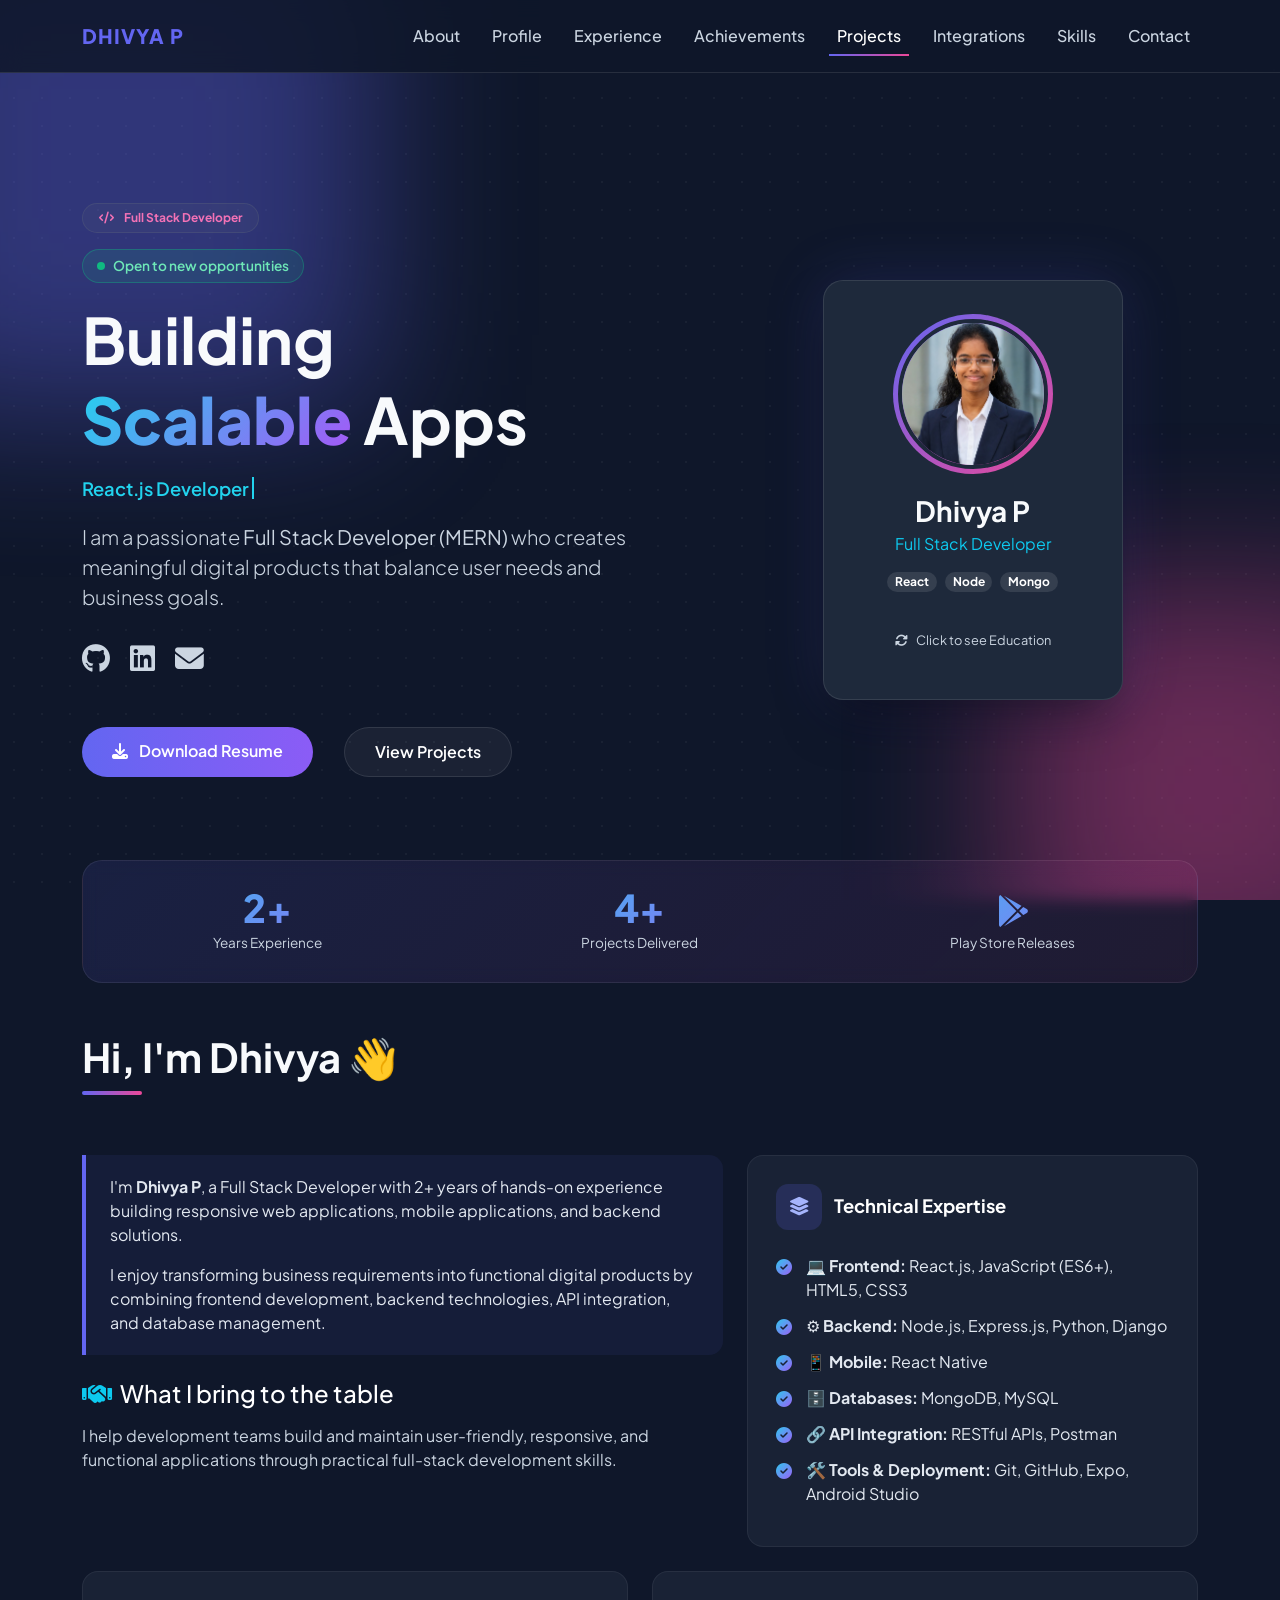
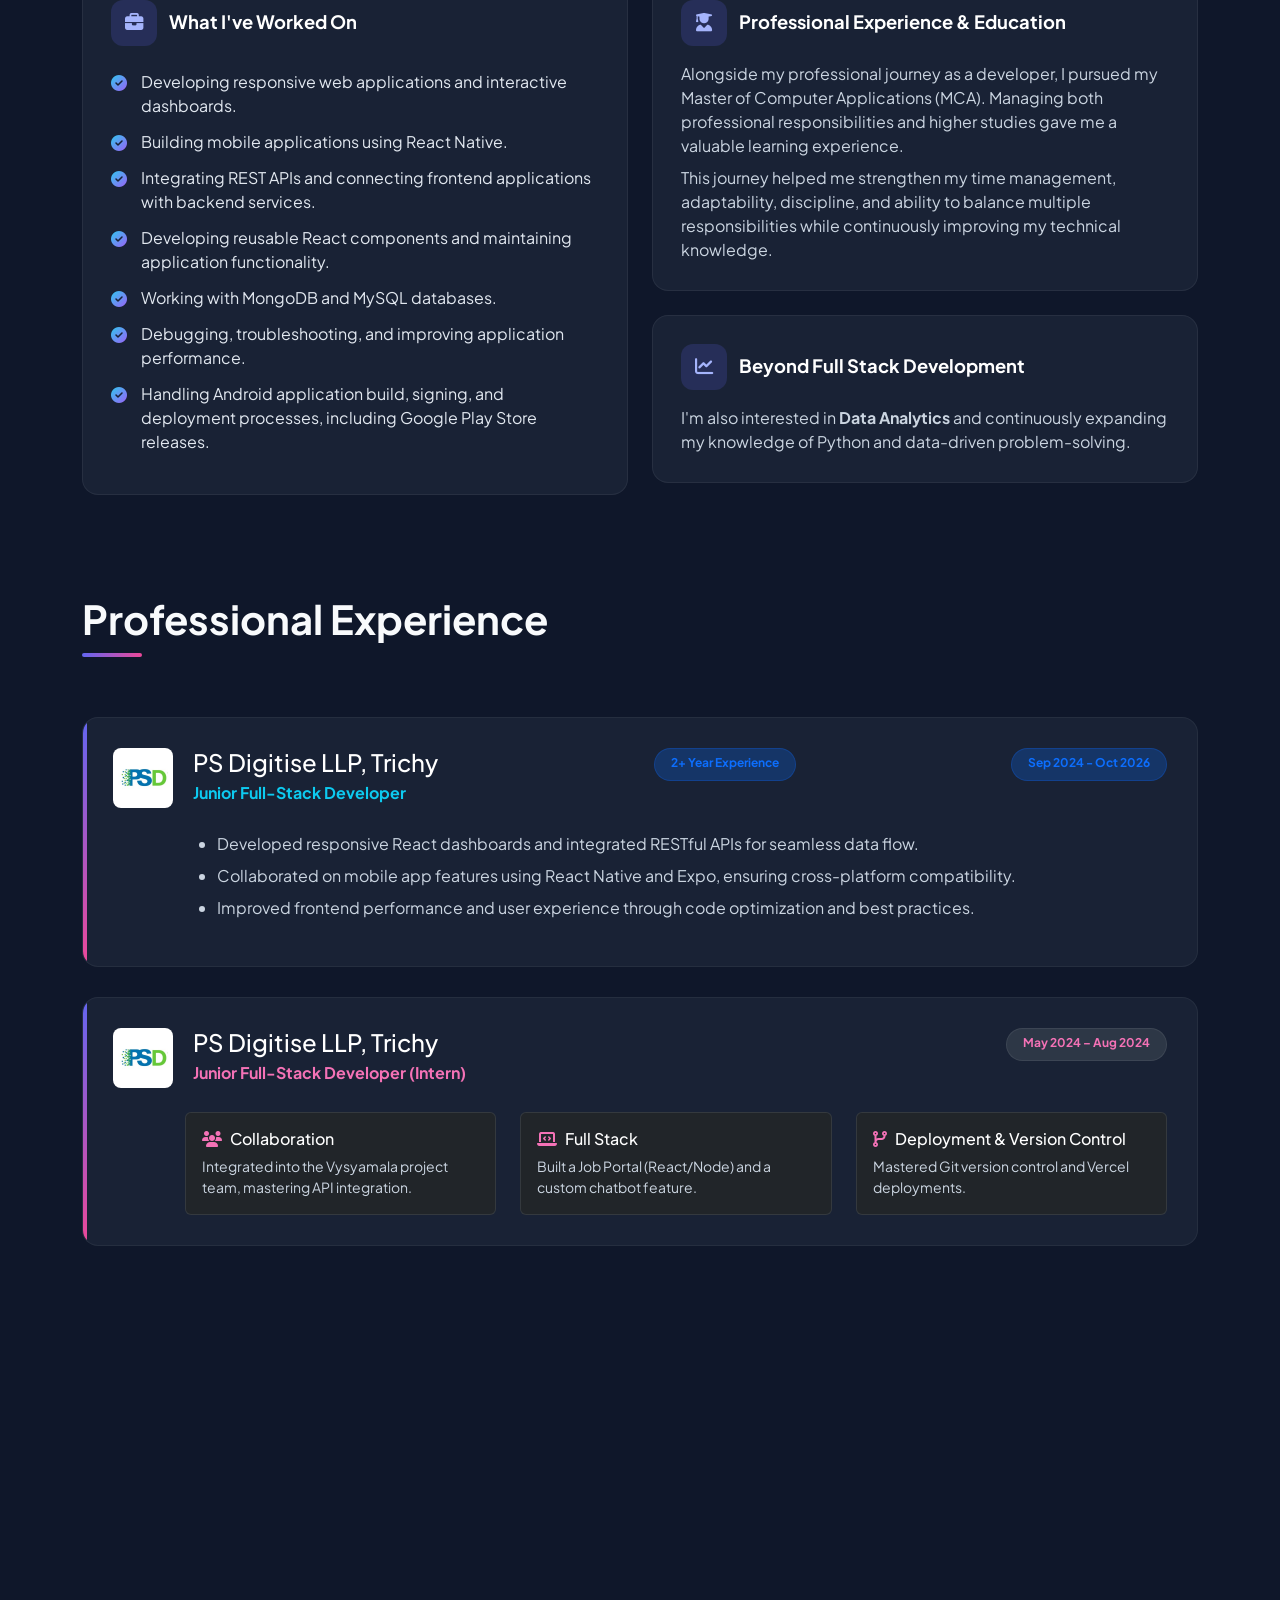
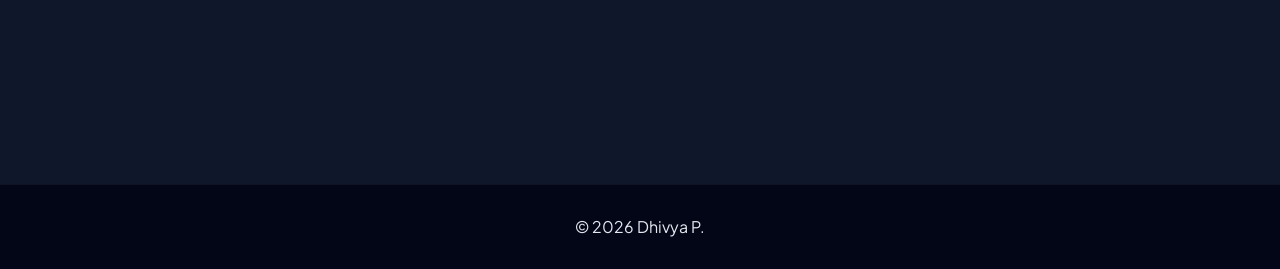
<file: index.html>
<!DOCTYPE html>
<html lang="en">

<head>
    <meta charset="UTF-8">
    <meta name="viewport" content="width=device-width, initial-scale=1.0">
    <meta name="google-site-verification" content="KIvaC25hKLjdcovlJJRWQrkY0Hm5_PapO_3Ve5NreVs" />
    <link rel="icon" type="image/jpeg" href="Images/DhivyaP.jpg">
    <title>Dhivya Full Stack Developer | Portfolio | MERN stack</title>
    <meta name="description"
        content="Portfolio of Dhivya P, a Full Stack Developer specializing in React.js, Node.js, and Mobile App Development. Explore projects like Vysyamala and Armjobs.">
    <meta name="keywords"
        content="Full Stack Developer, React Developer, Dhivya P, Web Development Portfolio, Software Engineer Trichy, React Native Developer, Junior React Developer, Junior Full Stack Developer, MERN Stack Developer, Python Django Developer, Vysyamala Project, Armjobs Project, Dhivya Portfolio, Dhivya Resume, Dhivya Contact">
    <meta name="author" content="Dhivya P">
    <meta name="theme-color" content="#0f172a">
    <meta name="color-scheme" content="dark">
    <meta name="robots" content="index, follow, max-image-preview:large">
    <link rel="canonical" href="https://dhivya-portfolio-iota-five.vercel.app/">

    <meta property="og:type" content="website">
    <meta property="og:site_name" content="Dhivya P Portfolio">
    <meta property="og:url" content="https://dhivya-portfolio-iota-five.vercel.app/">
    <meta property="og:title" content="Dhivya Full Stack Developer | Portfolio | MERN stack">
    <meta property="og:description"
        content="Software Engineer at PS Digitise LLP specializing in React, Node.js, and Mobile Apps.">
    <meta property="og:image" content="https://dhivya-portfolio-iota-five.vercel.app/Images/DhivyaP.jpg">
    <meta property="og:image:alt" content="Dhivya P, Full Stack Developer">

    <meta name="twitter:card" content="summary_large_image">
    <meta name="twitter:url" content="https://dhivya-portfolio-iota-five.vercel.app/">
    <meta name="twitter:title" content="Dhivya Full Stack Developer Portfolio">
    <meta name="twitter:description"
        content="Software Engineer at PS Digitise LLP specializing in React, Node.js, and Mobile Apps.">
    <meta name="twitter:image" content="https://dhivya-portfolio-iota-five.vercel.app/Images/DhivyaP.jpg">
    <script type="application/ld+json">
    {
      "@context": "https://schema.org",
      "@type": "Person",
      "name": "Dhivya P",
      "jobTitle": "Full Stack Developer",
      "url": "https://dhivya-portfolio-iota-five.vercel.app/",
      "image": "https://dhivya-portfolio-iota-five.vercel.app/Images/DhivyaP.jpg",
      "worksFor": { "@type": "Organization", "name": "PS Digitise LLP" },
      "sameAs": [
        "https://github.com/Dhivya-Fullstackwebdevelopment",
        "https://www.linkedin.com/in/dhivya-p-466529230/"
      ],
      "knowsAbout": ["React.js", "Node.js", "Full Stack Development", "React Native", "MongoDB", "Python", "Django", "MySQL"]
    }
    </script>

    <!-- Faster third-party connections -->
    <link rel="preconnect" href="https://cdn.jsdelivr.net" crossorigin>
    <link rel="preconnect" href="https://cdnjs.cloudflare.com" crossorigin>
    <link rel="preconnect" href="https://fonts.googleapis.com">
    <link rel="preconnect" href="https://fonts.gstatic.com" crossorigin>
    <link rel="preload" as="image" href="Images/DhivyaP.jpg" fetchpriority="high">

    <link href="https://cdn.jsdelivr.net/npm/bootstrap@5.3.2/dist/css/bootstrap.min.css" rel="stylesheet">
    <!-- display=swap: text shows immediately with fallback font -->
    <link href="https://fonts.googleapis.com/css2?family=Plus+Jakarta+Sans:wght@300;400;600;700;800&display=swap"
        rel="stylesheet">
    <link rel="stylesheet" href="https://cdnjs.cloudflare.com/ajax/libs/font-awesome/6.4.2/css/all.min.css">
    <link href="https://cdn.jsdelivr.net/npm/aos@2.3.1/dist/aos.css" rel="stylesheet">

    <style>
        :root{--primary-color:#6366f1;--secondary-color:#ec4899;--dark-bg:#0f172a;--card-bg:#1e293b;--text-main:#f8fafc;--text-muted:#cbd5e1;--cyan:#22d3ee;--violet:#a855f7;--line:rgba(255,255,255,.05);--grad:linear-gradient(90deg,var(--primary-color),var(--secondary-color))}
        html{scroll-behavior:smooth}
        body{background-color:var(--dark-bg);color:var(--text-main);font-family:'Plus Jakarta Sans',system-ui,-apple-system,'Segoe UI',Roboto,sans-serif;overflow-x:hidden;-webkit-font-smoothing:antialiased}
        body::before{content:'';position:fixed;inset:0;z-index:-2;background-image:radial-gradient(rgba(255,255,255,.045) 1px,transparent 1px);background-size:28px 28px;pointer-events:none}
        .text-muted{color:#cbd5e1!important}
        .text-secondary{color:#f472b6!important}
        p{color:#e2e8f0}
        ::selection{background:var(--primary-color);color:#fff}
        :focus-visible{outline:2px solid var(--cyan);outline-offset:3px}
        ::-webkit-scrollbar{width:10px}
        ::-webkit-scrollbar-track{background:var(--dark-bg)}
        ::-webkit-scrollbar-thumb{background:#334155;border-radius:5px}
        ::-webkit-scrollbar-thumb:hover{background:var(--primary-color)}
        img{max-width:100%;height:auto}

        /* Skip link (accessibility) */
        .skip-link{position:fixed;left:12px;top:-60px;z-index:3000;background:var(--primary-color);color:#fff;padding:8px 16px;border-radius:8px;text-decoration:none;transition:top .2s}
        .skip-link:focus{top:12px;color:#fff}

        /* Scroll progress (GPU-friendly scaleX) */
        #progress{position:fixed;top:0;left:0;height:3px;width:100%;transform:scaleX(0);transform-origin:left;z-index:2000;background:linear-gradient(90deg,var(--cyan),var(--primary-color),var(--secondary-color));will-change:transform}

        /* Navbar */
        .navbar{background:rgba(15,23,42,.85);backdrop-filter:blur(10px);-webkit-backdrop-filter:blur(10px);border-bottom:1px solid rgba(255,255,255,.1);padding:1rem 0;transition:padding .3s,box-shadow .3s}
        .navbar.scrolled{padding:.6rem 0;box-shadow:0 10px 30px rgba(0,0,0,.35)}
        .navbar-brand{font-weight:800;letter-spacing:1px}
        .navbar-toggler{border-color:rgba(255,255,255,.25)}
        .navbar-toggler-icon{filter:invert(1)}
        .nav-link{color:#cbd5e1!important;font-weight:500;transition:color .3s ease;position:relative}
        .nav-link:hover,.nav-link.active{color:#fff!important}
        .nav-link::after{content:'';position:absolute;width:0;height:2px;bottom:0;left:0;background:var(--grad);transition:width .3s}
        .nav-link:hover::after,.nav-link.active::after{width:100%}

        /* Hero */
        .hero-section{min-height:100vh;display:flex;align-items:center;padding-top:80px;position:relative;overflow:hidden}
        .blob{position:absolute;filter:blur(80px);z-index:-1;opacity:.4;animation:float 10s infinite ease-in-out;will-change:transform;pointer-events:none}
        .blob-1{top:-10%;left:-10%;width:500px;height:500px;background:var(--primary-color)}
        .blob-2{bottom:-10%;right:-10%;width:400px;height:400px;background:var(--secondary-color);animation-delay:-5s}
        @keyframes float{0%,100%{transform:translateY(0)}50%{transform:translateY(-30px)}}
        @media (max-width:767px){.blob{filter:blur(60px);opacity:.3}.blob-1{width:300px;height:300px}.blob-2{width:260px;height:260px}}

        .gradient-text{background:linear-gradient(135deg,#22d3ee 0%,#a855f7 100%);-webkit-background-clip:text;background-clip:text;-webkit-text-fill-color:transparent;font-weight:800}
        .typed-line{min-height:1.9rem;font-weight:600;color:var(--cyan);font-size:1.15rem}
        .typed-line .cursor{display:inline-block;width:2px;height:1.2em;background:var(--cyan);margin-left:3px;vertical-align:-3px;animation:blink 1s steps(1) infinite}
        @keyframes blink{50%{opacity:0}}

        .open-pill{display:inline-flex;align-items:center;gap:8px;padding:6px 14px;border-radius:50px;font-size:.85rem;font-weight:600;background:rgba(16,185,129,.12);border:1px solid rgba(16,185,129,.35);color:#6ee7b7}
        .open-pill .dot{width:8px;height:8px;border-radius:50%;background:#10b981;box-shadow:0 0 0 0 rgba(16,185,129,.7);animation:pulse 2s infinite}
        @keyframes pulse{0%{box-shadow:0 0 0 0 rgba(16,185,129,.6)}70%{box-shadow:0 0 0 10px rgba(16,185,129,0)}100%{box-shadow:0 0 0 0 rgba(16,185,129,0)}}

        .hero-btn-primary{background:linear-gradient(90deg,var(--primary-color),#8b5cf6);border:none;color:#fff;padding:12px 30px;border-radius:50px;font-weight:600;transition:transform .3s,box-shadow .3s}
        .hero-btn-primary:hover{transform:translateY(-3px);box-shadow:0 10px 20px rgba(99,102,241,.3);color:#fff}
        .hero-btn-secondary{background:rgba(255,255,255,.05);border:1px solid rgba(255,255,255,.1);color:#fff;padding:12px 30px;border-radius:50px;font-weight:600;margin-left:15px;transition:all .3s}
        .hero-btn-secondary:hover{background:rgba(255,255,255,.1);color:#fff}
        @media (max-width:575px){.hero-btn-secondary{margin-left:0}}

        .social-icon{font-size:1.8rem;color:#cbd5e1;margin-right:20px;transition:color .3s,transform .3s}
        .social-icon:hover{color:var(--primary-color);transform:scale(1.1)}

        /* Flip card */
        .flip-card{background-color:transparent;width:300px;max-width:100%;height:420px;perspective:1000px;margin:0 auto;cursor:pointer}
        .flip-card-inner{position:relative;width:100%;height:100%;text-align:center;transition:transform .8s cubic-bezier(.175,.885,.32,1.275);transform-style:preserve-3d}
        .flip-card.flipped .flip-card-inner{transform:rotateY(180deg)}
        .flip-card-front,.flip-card-back{position:absolute;width:100%;height:100%;-webkit-backface-visibility:hidden;backface-visibility:hidden;border-radius:20px;overflow:hidden;box-shadow:0 25px 50px -12px rgba(0,0,0,.5),0 0 60px rgba(99,102,241,.18);border:1px solid rgba(255,255,255,.1)}
        .flip-card-front{background:var(--card-bg);display:flex;flex-direction:column;align-items:center;justify-content:center;padding:20px}
        .flip-card-back{background:linear-gradient(135deg,#1e1b4b 0%,#312e81 100%);color:#fff;transform:rotateY(180deg);display:flex;flex-direction:column;justify-content:center;padding:30px}
        .profile-img-container{width:160px;height:160px;border-radius:50%;padding:5px;background:linear-gradient(135deg,var(--primary-color),var(--secondary-color));margin-bottom:20px;animation:ring 8s linear infinite}
        @keyframes ring{0%,100%{filter:hue-rotate(0deg)}50%{filter:hue-rotate(40deg)}}
        .profile-img{width:100%;height:100%;object-fit:cover;border-radius:50%;border:4px solid var(--card-bg)}
        .click-hint{font-size:.8rem;color:#cbd5e1;margin-top:15px;animation:bounce 2s infinite}
        @keyframes bounce{0%,20%,50%,80%,100%{transform:translateY(0)}40%{transform:translateY(-5px)}60%{transform:translateY(-3px)}}

        /* Stats */
        .stats-strip{background:linear-gradient(135deg,rgba(99,102,241,.12),rgba(236,72,153,.08));border:1px solid rgba(255,255,255,.08);border-radius:20px;padding:28px 10px;margin-top:-40px;position:relative;z-index:2;backdrop-filter:blur(8px);-webkit-backdrop-filter:blur(8px)}
        .stat-num{font-size:2.4rem;font-weight:800;line-height:1}
        .stat-label{color:#cbd5e1;font-size:.85rem;margin-top:6px}

        /* Sections (content-visibility skips rendering off-screen sections) */
        .section-padding{padding:50px 0;content-visibility:auto;contain-intrinsic-size:auto 700px}
        .section-title{font-size:2.5rem;font-weight:700;margin-bottom:60px;position:relative;display:inline-block}
        .section-title::after{content:'';display:block;width:60px;height:4px;background:var(--grad);margin-top:10px;border-radius:2px}
        @media (max-width:575px){.section-title{font-size:2rem;margin-bottom:40px}}

        /* Profile */
        .glass{background:rgba(30,41,59,.7);border:1px solid rgba(255,255,255,.06);border-radius:16px;padding:28px;height:100%;transition:all .3s}
        .glass:hover{border-color:rgba(99,102,241,.4);transform:translateY(-4px);box-shadow:0 20px 40px rgba(0,0,0,.35)}
        .glass h4{color:#fff;font-size:1.15rem;font-weight:700}
        .icon-bubble{width:46px;height:46px;display:inline-flex;align-items:center;justify-content:center;border-radius:12px;background:rgba(99,102,241,.18);color:#a5b4fc;margin-right:12px}
        .check-list{list-style:none;padding:0;margin:0}
        .check-list li{position:relative;padding-left:30px;margin-bottom:12px;color:#e2e8f0}
        .check-list li::before{content:'\f058';font-family:'Font Awesome 6 Free';font-weight:900;position:absolute;left:0;top:1px;background:linear-gradient(135deg,var(--cyan),var(--violet));-webkit-background-clip:text;background-clip:text;-webkit-text-fill-color:transparent}
        .quote-box{border-left:4px solid var(--primary-color);background:rgba(99,102,241,.08);border-radius:0 14px 14px 0;padding:20px 24px}

        /* Experience */
        .exp-card{background:rgba(30,41,59,.7);border:1px solid var(--line);border-radius:16px;padding:30px;margin-bottom:30px;transition:all .3s;position:relative;overflow:hidden}
        .exp-card::before{content:'';position:absolute;top:0;left:0;width:4px;height:100%;background:linear-gradient(180deg,var(--primary-color),var(--secondary-color))}
        .exp-card:hover{background:rgba(30,41,59,1);transform:translateY(-5px);box-shadow:0 20px 40px rgba(0,0,0,.4);border-color:rgba(99,102,241,.3)}
        .company-logo{width:60px;height:60px;object-fit:contain;background:#fff;border-radius:8px;padding:5px;margin-right:20px}

        /* Skills */
        .skill-card{background:var(--card-bg);border-radius:16px;padding:25px;height:100%;border:1px solid var(--line);transition:all .3s}
        .skill-card:hover{transform:translateY(-5px);border-color:var(--secondary-color);box-shadow:0 20px 40px rgba(0,0,0,.35)}
        .skill-tag{background:rgba(255,255,255,.05);padding:8px 15px;border-radius:20px;font-size:.9rem;display:inline-flex;align-items:center;gap:8px;margin:5px;transition:background .2s,transform .2s;color:#e2e8f0}
        .skill-tag:hover{background:rgba(99,102,241,.25);color:#fff;transform:translateY(-2px)}

        /* Projects */
        .project-card{background:var(--card-bg);border-radius:16px;overflow:hidden;height:100%;border:1px solid var(--line);transition:all .3s;display:flex;flex-direction:column}
        .project-card:hover{transform:translateY(-10px);box-shadow:0 20px 40px rgba(0,0,0,.4);border-color:rgba(99,102,241,.35)}
        .project-card-body{padding:25px;flex-grow:1;display:flex;flex-direction:column}
        .project-badge{font-size:.75rem;text-transform:uppercase;letter-spacing:1px;color:var(--secondary-color);margin-bottom:10px;display:block}

        /* Roles */
        .role-chip{display:inline-flex;align-items:center;gap:10px;padding:12px 22px;margin:6px;border-radius:50px;font-weight:600;color:#fff;background:rgba(255,255,255,.04);border:1px solid rgba(255,255,255,.12);transition:all .3s}
        .role-chip:hover{background:linear-gradient(90deg,rgba(99,102,241,.35),rgba(236,72,153,.3));border-color:transparent;transform:translateY(-3px)}

        /* Contact */
        .contact-box{background:linear-gradient(135deg,rgba(99,102,241,.1) 0%,rgba(236,72,153,.1) 100%);border:1px solid rgba(255,255,255,.1);border-radius:20px;padding:50px;text-align:center}
        @media (max-width:575px){.contact-box{padding:30px 20px}.spot-inner{padding:24px!important}}
        .email-link{font-size:1.5rem;font-weight:700;color:#fff;text-decoration:none;position:relative;display:inline-block;margin:20px 0;word-break:break-all}
        .email-link:hover{color:var(--primary-color)}
        .hover-white:hover{color:#fff!important}
        footer{background:#020617;padding:30px 0;border-top:1px solid var(--line)}

        /* Back to top */
        #toTop{position:fixed;right:22px;bottom:22px;width:46px;height:46px;border:0;border-radius:50%;color:#fff;background:linear-gradient(135deg,var(--primary-color),var(--secondary-color));box-shadow:0 10px 25px rgba(99,102,241,.4);opacity:0;visibility:hidden;transform:translateY(10px);transition:all .3s;z-index:1500}
        #toTop.show{opacity:1;visibility:visible;transform:none}

        /* Spotlight projects */
        .spot{position:relative;border-radius:24px;padding:2px;margin-bottom:40px;background:linear-gradient(135deg,var(--cyan),var(--primary-color),var(--secondary-color));box-shadow:0 30px 80px rgba(99,102,241,.25)}
        .spot-inner{background:#111a2e;border-radius:22px;padding:38px;position:relative;overflow:hidden}
        .spot-inner::after{content:'';position:absolute;right:-80px;top:-80px;width:260px;height:260px;background:radial-gradient(circle,rgba(99,102,241,.35),transparent 70%);pointer-events:none}
        .spot-tag{display:inline-flex;align-items:center;gap:8px;font-size:.78rem;font-weight:700;padding:6px 14px;border-radius:50px;color:#fde68a;background:rgba(245,158,11,.12);border:1px solid rgba(245,158,11,.35)}
        .spot-panel{height:100%;padding:22px;border-radius:16px;position:relative;background:rgba(255,255,255,.035);border:1px solid rgba(255,255,255,.08);display:flex;flex-direction:column;transition:all .3s}
        .spot-panel:hover{transform:translateY(-5px);border-color:rgba(34,211,238,.45);background:rgba(255,255,255,.06)}
        .spot-panel h5{color:#fff;font-weight:700;font-size:1.05rem}
        .spot-ico{width:48px;height:48px;border-radius:14px;display:inline-flex;align-items:center;justify-content:center;font-size:1.2rem;margin-bottom:14px;color:#fff}
        .tech-pill{display:inline-block;font-size:.75rem;font-weight:600;padding:4px 12px;margin:3px 4px 3px 0;border-radius:50px;color:#c7d2fe;background:rgba(99,102,241,.16);border:1px solid rgba(99,102,241,.3)}
        .proj-links{margin-top:auto;padding-top:6px}
        .proj-link{display:inline-flex;align-items:center;gap:8px;font-size:.82rem;font-weight:600;padding:8px 16px;border-radius:50px;text-decoration:none;color:#fff;background:rgba(255,255,255,.06);border:1px solid rgba(255,255,255,.14);transition:all .25s}
        .proj-link:hover{color:#fff;background:var(--grad);border-color:transparent;transform:translateY(-2px)}
        .proj-link.solid{background:linear-gradient(90deg,var(--primary-color),#8b5cf6);border-color:transparent}
        .proj-link.play{background:linear-gradient(90deg,#059669,#0ea5e9);border-color:transparent}

        /* Integrations */
        .int-card{height:100%;padding:28px;border-radius:18px;position:relative;overflow:hidden;background:var(--card-bg);border:1px solid rgba(255,255,255,.06);transition:all .3s}
        .int-card::before{content:'';position:absolute;inset:0 0 auto 0;height:4px;background:var(--accent,var(--primary-color))}
        .int-card:hover{transform:translateY(-8px);box-shadow:0 25px 50px rgba(0,0,0,.4);border-color:rgba(255,255,255,.18)}
        .int-ico{width:56px;height:56px;border-radius:16px;display:flex;align-items:center;justify-content:center;font-size:1.5rem;color:#fff;margin-bottom:18px;background:var(--accent,var(--primary-color))}
        .int-card h4{color:#fff;font-weight:700;font-size:1.2rem}
        .int-used{font-size:.8rem;color:#94a3b8;margin-top:14px}
        .int-used strong{color:#e2e8f0}

        /* MCA project */
        .spot.alt{background:linear-gradient(135deg,#f59e0b,#ec4899,#8b5cf6);box-shadow:0 30px 80px rgba(236,72,153,.22)}
        .spot.alt .spot-inner::after{background:radial-gradient(circle,rgba(236,72,153,.3),transparent 70%)}
        .spot-tag.edu{color:#a7f3d0;background:rgba(16,185,129,.12);border-color:rgba(16,185,129,.4)}
        .mini-list{list-style:none;padding:0;margin:0 0 20px}
        .mini-list li{position:relative;padding-left:26px;margin-bottom:9px;font-size:.88rem;color:#cbd5e1}
        .mini-list li::before{content:'\f00c';font-family:'Font Awesome 6 Free';font-weight:900;position:absolute;left:0;top:1px;font-size:.72rem;color:#22d3ee}
        .status-flow{display:flex;flex-wrap:wrap;align-items:center;gap:10px}
        .status-pill{font-size:.8rem;font-weight:700;padding:7px 16px;border-radius:50px;border:1px solid}
        .status-pill.pending{color:#fcd34d;background:rgba(245,158,11,.12);border-color:rgba(245,158,11,.4)}
        .status-pill.working{color:#93c5fd;background:rgba(59,130,246,.12);border-color:rgba(59,130,246,.4)}
        .status-pill.done{color:#6ee7b7;background:rgba(16,185,129,.12);border-color:rgba(16,185,129,.4)}
        .status-arrow{color:#64748b}
        .hl-item{height:100%;display:flex;gap:14px;align-items:flex-start;padding:16px 18px;border-radius:14px;background:rgba(255,255,255,.035);border:1px solid rgba(255,255,255,.07);transition:all .3s}
        .hl-item:hover{transform:translateY(-4px);border-color:rgba(236,72,153,.4)}
        .hl-item i{font-size:1.2rem;margin-top:3px;background:linear-gradient(135deg,#22d3ee,#a855f7);-webkit-background-clip:text;background-clip:text;-webkit-text-fill-color:transparent}
        .hl-item strong{display:block;color:#fff;font-size:.92rem}
        .hl-item span{color:#94a3b8;font-size:.8rem}

        /* Achievement */
        .award-card{position:relative;overflow:hidden;border-radius:22px;padding:2px;background:linear-gradient(135deg,#fbbf24,#f59e0b,#ec4899);box-shadow:0 25px 70px rgba(245,158,11,.2)}
        .award-inner{background:#131b2f;border-radius:20px;padding:36px;position:relative;overflow:hidden}
        .award-inner::before{content:'';position:absolute;left:-60px;bottom:-80px;width:260px;height:260px;background:radial-gradient(circle,rgba(251,191,36,.22),transparent 70%);pointer-events:none}
        .award-medal{width:96px;height:96px;border-radius:50%;display:flex;align-items:center;justify-content:center;font-size:2.4rem;color:#1e1b4b;background:linear-gradient(135deg,#fde68a,#f59e0b);box-shadow:0 0 0 8px rgba(251,191,36,.14),0 15px 35px rgba(245,158,11,.4);animation:ring 8s linear infinite;flex-shrink:0}
        .gold-text{background:linear-gradient(135deg,#fde68a,#f59e0b);-webkit-background-clip:text;background-clip:text;-webkit-text-fill-color:transparent;font-weight:800}

        @media (prefers-reduced-motion:reduce){*,*::before,*::after{animation:none!important;transition:none!important;scroll-behavior:auto!important}}
    </style>
    <noscript><style>[data-aos]{opacity:1!important;transform:none!important}.count{display:none}.count+*{display:none}</style></noscript>
</head>

<body data-bs-spy="scroll" data-bs-target="#navbar" data-bs-offset="100">

    <a class="skip-link" href="#profile">Skip to content</a>
    <div id="progress" role="presentation"></div>

    <!-- Navbar -->
    <nav class="navbar navbar-expand-lg fixed-top" id="navbar" aria-label="Main navigation">
        <div class="container">
            <a class="navbar-brand" href="#about">
                <span style="color: var(--primary-color)">DHIVYA P</span>
            </a>
            <button class="navbar-toggler" type="button" data-bs-toggle="collapse" data-bs-target="#navbarNav"
                aria-controls="navbarNav" aria-expanded="false" aria-label="Toggle navigation">
                <span class="navbar-toggler-icon"></span>
            </button>
            <div class="collapse navbar-collapse justify-content-end" id="navbarNav">
                <ul class="navbar-nav gap-3">
                    <li class="nav-item"><a class="nav-link" href="#about">About</a></li>
                    <li class="nav-item"><a class="nav-link" href="#profile">Profile</a></li>
                    <li class="nav-item"><a class="nav-link" href="#experience">Experience</a></li>
                    <li class="nav-item"><a class="nav-link" href="#achievements">Achievements</a></li>
                    <li class="nav-item"><a class="nav-link" href="#projects">Projects</a></li>
                    <li class="nav-item"><a class="nav-link" href="#integrations">Integrations</a></li>
                    <li class="nav-item"><a class="nav-link" href="#skills">Skills</a></li>
                    <li class="nav-item"><a class="nav-link" href="#contact">Contact</a></li>
                </ul>
            </div>
        </div>
    </nav>

    <main>
    <!-- Hero Section -->
    <section id="about" class="hero-section">
        <div class="blob blob-1" aria-hidden="true"></div>
        <div class="blob blob-2" aria-hidden="true"></div>

        <div class="container">
            <div class="row align-items-center">
                <!-- Text Content -->
                <div class="col-lg-7 mb-5 mb-lg-0" data-aos="fade-right" data-aos-duration="1000">
                    <div
                        class="badge bg-secondary bg-opacity-10 text-secondary mb-3 px-3 py-2 rounded-pill border border-secondary border-opacity-25">
                        <i class="fas fa-code me-2"></i> Full Stack Developer
                    </div>
                    <div class="mb-3"><span class="open-pill"><span class="dot"></span> Open to new opportunities</span></div>
                    <h1 class="display-3 fw-bold mb-3 lh-sm">
                        Building <br>
                        <span class="gradient-text">Scalable</span> Apps
                    </h1>
                    <div class="typed-line mb-3" aria-live="off"><span id="typed">React.js Developer</span><span class="cursor"></span></div>
                    <p class="lead text-muted mb-4 pe-lg-5">
                        I am a passionate <strong>Full Stack Developer (MERN)</strong> who creates meaningful digital
                        products
                        that balance user needs and business goals.
                    </p>

                    <div class="d-flex align-items-center mb-5">
                        <a href="https://github.com/Dhivya-Fullstackwebdevelopment" target="_blank" rel="noopener noreferrer"
                            class="social-icon" aria-label="GitHub"><i class="fa-brands fa-github"></i></a>
                        <a href="https://www.linkedin.com/in/dhivya-p-466529230/" target="_blank" rel="noopener noreferrer"
                            class="social-icon" aria-label="LinkedIn"><i class="fa-brands fa-linkedin"></i></a>
                        <a href="mailto:dhivyap9842@gmail.com" class="social-icon" aria-label="Email"><i
                                class="fa-solid fa-envelope"></i></a>
                    </div>

                    <div class="d-flex flex-wrap gap-3">
                        <a href="Resume/DhivyaP_FullStackDeveloper.pdf" download
                            class="hero-btn-primary text-decoration-none">
                            <i class="fas fa-download me-2"></i> Download Resume
                        </a>
                        <a href="#projects" class="hero-btn-secondary text-decoration-none">
                            View Projects
                        </a>
                    </div>
                </div>

                <!-- Visual / Flip Card -->
                <div class="col-lg-5" data-aos="fade-left" data-aos-duration="1000">
                    <div class="flip-card" id="flipCard" role="button" tabindex="0" aria-pressed="false"
                        aria-label="Profile card. Press to flip and see education timeline">
                        <div class="flip-card-inner">

                            <!-- Front -->
                            <div class="flip-card-front">
                                <div class="profile-img-container">
                                    <img src="Images/DhivyaP.jpg" width="150" height="150" fetchpriority="high" decoding="async"
                                        onerror="this.onerror=null;this.src='https://ui-avatars.com/api/?name=Dhivya+P&background=random&size=256'"
                                        alt="Dhivya P" class="profile-img">
                                </div>
                                <h3 class="mb-1 fw-bold">Dhivya P</h3>
                                <p class="text-info mb-3">Full Stack Developer</p>
                                <div class="d-flex justify-content-center gap-2 mb-4">
                                    <span class="badge bg-white bg-opacity-10 rounded-pill">React</span>
                                    <span class="badge bg-white bg-opacity-10 rounded-pill">Node</span>
                                    <span class="badge bg-white bg-opacity-10 rounded-pill">Mongo</span>
                                </div>
                                <p class="click-hint"><i class="fas fa-sync-alt me-2"></i>Click to see Education</p>
                            </div>

                            <!-- Back -->
                            <div class="flip-card-back text-start">
                                <div class="text-center mb-4">
                                    <i class="fas fa-graduation-cap fa-3x text-info mb-3"></i>
                                    <h4>Education Timeline</h4>
                                </div>

                                <div class="border-start border-light ps-4 ms-2 position-relative mb-4">
                                    <span
                                        class="position-absolute top-0 start-0 translate-middle bg-info rounded-circle"
                                        style="width: 12px; height: 12px;"></span>
                                    <h5 class="mb-0">MCA</h5>
                                    <p class="small text-white mb-0">Gnanamani College of Tech, Namakkal</p>
                                    <small class="text-info">2024 - 2026</small>
                                </div>

                                <div class="border-start border-light ps-4 ms-2 position-relative">
                                    <span
                                        class="position-absolute top-0 start-0 translate-middle bg-secondary rounded-circle"
                                        style="width: 12px; height: 12px;"></span>
                                    <h5 class="mb-0">BCA</h5>
                                    <p class="small text-white mb-0">Bishop Heber College, Trichy</p>
                                    <small class="text-secondary">2021 - 2024</small>
                                </div>
                            </div>

                        </div>
                    </div>
                </div>
            </div>
        </div>
    </section>

    <!-- Stats -->
    <div class="container">
        <div class="stats-strip" data-aos="fade-up">
            <div class="row text-center g-4">
                <div class="col-6 col-md-4">
                    <div class="stat-num gradient-text"><span class="count" data-to="2">2</span>+</div>
                    <div class="stat-label">Years Experience</div>
                </div>
                <div class="col-6 col-md-4">
                    <div class="stat-num gradient-text"><span class="count" data-to="4">4</span>+</div>
                    <div class="stat-label">Projects Delivered</div>
                </div>
                <div class="col-6 col-md-4">
                    <div class="stat-num gradient-text"><i class="fa-brands fa-google-play" style="font-size:2rem" aria-hidden="true"></i></div>
                    <div class="stat-label">Play Store Releases</div>
                </div>
            </div>
        </div>
    </div>

    <!-- Profile Section -->
    <section id="profile" class="section-padding">
        <div class="container">
            <h2 class="section-title" data-aos="fade-up">Hi, I'm Dhivya 👋</h2>

            <div class="row g-4 mb-4">
                <div class="col-lg-7" data-aos="fade-up">
                    <div class="quote-box mb-4">
                        <p class="mb-3">I'm <strong>Dhivya P</strong>, a Full Stack Developer with 2+ years of
                            hands-on experience building responsive web applications, mobile applications, and backend
                            solutions.</p>
                        <p class="mb-0">I enjoy transforming business requirements into functional digital products by
                            combining frontend development, backend technologies, API integration, and database
                            management.</p>
                    </div>
                    <h3 class="h4 text-white mb-3"><i class="fas fa-handshake text-info me-2"></i>What I bring to the table</h3>
                    <p class="text-muted">I help development teams build and maintain user-friendly, responsive, and
                        functional applications through practical full-stack development skills.</p>
                </div>

                <div class="col-lg-5" data-aos="fade-up" data-aos-delay="100">
                    <div class="glass">
                        <h4 class="mb-4"><span class="icon-bubble"><i class="fas fa-layer-group"></i></span>Technical Expertise</h4>
                        <ul class="check-list mb-0">
                            <li><strong>💻 Frontend:</strong> React.js, JavaScript (ES6+), HTML5, CSS3</li>
                            <li><strong>⚙️ Backend:</strong> Node.js, Express.js, Python, Django</li>
                            <li><strong>📱 Mobile:</strong> React Native</li>
                            <li><strong>🗄️ Databases:</strong> MongoDB, MySQL</li>
                            <li><strong>🔗 API Integration:</strong> RESTful APIs, Postman</li>
                            <li><strong>🛠️ Tools &amp; Deployment:</strong> Git, GitHub, Expo, Android Studio</li>
                        </ul>
                    </div>
                </div>
            </div>

            <div class="row g-4">
                <div class="col-lg-6" data-aos="fade-up">
                    <div class="glass">
                        <h4 class="mb-4"><span class="icon-bubble"><i class="fas fa-briefcase"></i></span>What I've Worked On</h4>
                        <ul class="check-list mb-0">
                            <li>Developing responsive web applications and interactive dashboards.</li>
                            <li>Building mobile applications using React Native.</li>
                            <li>Integrating REST APIs and connecting frontend applications with backend services.</li>
                            <li>Developing reusable React components and maintaining application functionality.</li>
                            <li>Working with MongoDB and MySQL databases.</li>
                            <li>Debugging, troubleshooting, and improving application performance.</li>
                            <li>Handling Android application build, signing, and deployment processes, including Google
                                Play Store releases.</li>
                        </ul>
                    </div>
                </div>

                <div class="col-lg-6">
                    <div class="row g-4 h-100">
                        <div class="col-12" data-aos="fade-up" data-aos-delay="100">
                            <div class="glass">
                                <h4 class="mb-3"><span class="icon-bubble"><i class="fas fa-user-graduate"></i></span>Professional Experience &amp; Education</h4>
                                <p class="text-muted mb-2">Alongside my professional journey as a developer, I pursued my
                                    Master of Computer Applications (MCA). Managing both professional responsibilities and
                                    higher studies gave me a valuable learning experience.</p>
                                <p class="text-muted mb-0">This journey helped me strengthen my time management,
                                    adaptability, discipline, and ability to balance multiple responsibilities while
                                    continuously improving my technical knowledge.</p>
                            </div>
                        </div>
                        <div class="col-12" data-aos="fade-up" data-aos-delay="200">
                            <div class="glass">
                                <h4 class="mb-3"><span class="icon-bubble"><i class="fas fa-chart-line"></i></span>Beyond Full Stack Development</h4>
                                <p class="text-muted mb-0">I'm also interested in <strong>Data Analytics</strong> and
                                    continuously expanding my knowledge of Python and data-driven problem-solving.</p>
                            </div>
                        </div>
                    </div>
                </div>
            </div>
        </div>
    </section>

    <!-- Experience Section -->
    <section id="experience" class="section-padding">
        <div class="container">
            <h2 class="section-title" data-aos="fade-up">Professional Experience</h2>

            <!-- Job 1 -->
            <div class="exp-card" data-aos="fade-up" data-aos-delay="100">
                <div class="d-flex flex-column flex-md-row align-items-start mb-4">
                    <img src="Images/PSDlogo.jpg" width="60" height="60" loading="lazy" decoding="async"
                        onerror="this.onerror=null;this.src='https://ui-avatars.com/api/?name=PS&background=fff&color=000&size=128'"
                        alt="PS Digitise" class="company-logo">
                    <div class="flex-grow-1">
                        <div class="d-flex justify-content-between flex-wrap gap-2">
                            <h3 class="h4 mb-1 text-white">PS Digitise LLP, Trichy</h3>
                            <span
                                class="badge bg-primary bg-opacity-25 text-primary border border-primary border-opacity-25 rounded-pill px-3 py-2">
                                2+ Year Experience
                            </span>
                            <span
                                class="badge bg-primary bg-opacity-25 text-primary border border-primary border-opacity-25 rounded-pill px-3 py-2">
                                Sep 2024 - Oct 2026
                            </span>
                        </div>
                        <p class="text-info fw-bold mb-0">Junior Full-Stack Developer</p>
                    </div>
                </div>
                <div class="ps-md-5 ms-md-4">
                    <ul class="text-muted">
                        <li class="mb-2">Developed responsive React dashboards and integrated RESTful APIs for seamless
                            data flow.</li>
                        <li class="mb-2">Collaborated on mobile app features using React Native and Expo, ensuring
                            cross-platform compatibility.</li>
                        <li class="mb-2">Improved frontend performance and user experience through code optimization and
                            best practices.</li>
                    </ul>
                </div>
            </div>

            <!-- Internship -->
            <div class="exp-card" data-aos="fade-up" data-aos-delay="200">
                <div class="d-flex flex-column flex-md-row align-items-start mb-4">
                    <img src="Images/PSDlogo.jpg" width="60" height="60" loading="lazy" decoding="async"
                        onerror="this.onerror=null;this.src='https://ui-avatars.com/api/?name=PS&background=fff&color=000&size=128'"
                        alt="PS Digitise" class="company-logo">
                    <div class="flex-grow-1">
                        <div class="d-flex justify-content-between flex-wrap gap-2">
                            <h3 class="h4 mb-1 text-white">PS Digitise LLP, Trichy</h3>
                            <span
                                class="badge bg-secondary bg-opacity-25 text-secondary border border-secondary border-opacity-25 rounded-pill px-3 py-2">
                                May 2024 – Aug 2024
                            </span>
                        </div>
                        <p class="text-secondary fw-bold mb-0">Junior Full-Stack Developer (Intern)</p>
                    </div>
                </div>
                <div class="ps-md-5 ms-md-4">
                    <div class="row g-4">
                        <div class="col-md-4">
                            <div class="p-3 rounded bg-dark border border-secondary border-opacity-25 h-100">
                                <h4 class="h6 text-white"><i class="fas fa-users text-secondary me-2"></i>Collaboration
                                </h4>
                                <p class="small text-muted mb-0">Integrated into the Vysyamala project team, mastering
                                    API integration.</p>
                            </div>
                        </div>
                        <div class="col-md-4">
                            <div class="p-3 rounded bg-dark border border-secondary border-opacity-25 h-100">
                                <h4 class="h6 text-white"><i class="fas fa-laptop-code text-secondary me-2"></i>Full Stack
                                </h4>
                                <p class="small text-muted mb-0">Built a Job Portal (React/Node) and a custom chatbot
                                    feature.</p>
                            </div>
                        </div>
                        <div class="col-md-4">
                            <div class="p-3 rounded bg-dark border border-secondary border-opacity-25 h-100">
                                <h4 class="h6 text-white"><i class="fas fa-code-branch text-secondary me-2"></i>Deployment
                                    &amp; Version Control</h4>
                                <p class="small text-muted mb-0">Mastered Git version control and Vercel deployments.
                                </p>
                            </div>
                        </div>
                    </div>
                </div>
            </div>
        </div>
    </section>

    <!-- Achievements -->
    <section id="achievements" class="section-padding pt-0">
        <div class="container">
            <h2 class="section-title" data-aos="fade-up">Achievements</h2>
            <div class="award-card" data-aos="zoom-in">
                <div class="award-inner">
                    <div class="d-flex flex-column flex-md-row align-items-md-center gap-4 position-relative">
                        <div class="award-medal" aria-hidden="true"><i class="fas fa-award"></i></div>
                        <div class="flex-grow-1">
                            <div class="d-flex flex-wrap align-items-center gap-2 mb-2">
                                <span class="spot-tag"><i class="fas fa-trophy"></i> Company Recognition</span>
                                <span class="badge bg-white bg-opacity-10 rounded-pill px-3 py-2">Feb 2025</span>
                            </div>
                            <h3 class="h2 mb-1 gold-text">Quick Learner Award</h3>
                            <p class="text-info fw-semibold mb-3">PS Digitise LLP</p>
                            <p class="text-muted mb-3">
                                Honored during the company anniversary with a commemorative watch for fast skill
                                acquisition, adaptability, and exceptional performance during onboarding.
                            </p>
                            <div>
                                <span class="tech-pill">Fast Skill Acquisition</span><span class="tech-pill">Adaptability</span><span
                                    class="tech-pill">Exceptional Onboarding</span>
                            </div>
                        </div>
                    </div>
                </div>
            </div>
        </div>
    </section>

    <!-- Skills Section -->
    <section id="skills" class="section-padding bg-dark bg-opacity-50">
        <div class="container">
            <h2 class="section-title" data-aos="fade-up">Technical Toolkit</h2>
            <div class="row g-4">

                <!-- Frontend -->
                <div class="col-md-6 col-lg-4" data-aos="fade-up" data-aos-delay="100">
                    <div class="skill-card">
                        <div class="d-flex align-items-center mb-4">
                            <div class="rounded-circle bg-primary bg-opacity-25 p-3 text-primary me-3">
                                <i class="fa-solid fa-code fa-lg"></i>
                            </div>
                            <h3 class="h4 mb-0 text-white">Frontend</h3>
                        </div>
                        <div>
                            <span class="skill-tag"><i class="fa-brands fa-react text-info"></i> React.js</span>
                            <span class="skill-tag"><i class="fa-solid fa-wind text-info"></i> Tailwind</span>
                            <span class="skill-tag"><i class="fa-brands fa-bootstrap text-primary"></i> Bootstrap</span>
                            <span class="skill-tag"><i class="fa-brands fa-js text-warning"></i> JavaScript (ES6+)</span>
                            <span class="skill-tag"><i class="fa-brands fa-html5 text-danger"></i> HTML5</span>
                            <span class="skill-tag"><i class="fa-brands fa-css3-alt text-primary"></i> CSS3</span>
                            <span class="skill-tag">Vite</span>
                        </div>
                    </div>
                </div>

                <!-- Mobile -->
                <div class="col-md-6 col-lg-4" data-aos="fade-up" data-aos-delay="200">
                    <div class="skill-card">
                        <div class="d-flex align-items-center mb-4">
                            <div class="rounded-circle bg-secondary bg-opacity-25 p-3 text-secondary me-3">
                                <i class="fa-solid fa-mobile-screen-button fa-lg"></i>
                            </div>
                            <h3 class="h4 mb-0 text-white">Mobile</h3>
                        </div>
                        <div>
                            <span class="skill-tag"><i class="fa-brands fa-react text-info"></i> React Native</span>
                            <span class="skill-tag"><i class="fa-solid fa-bolt text-warning"></i> Expo</span>
                            <span class="skill-tag"><i class="fa-brands fa-android text-success"></i> Android Studio</span>
                            <span class="skill-tag"><i class="fa-brands fa-google-play text-info"></i> Play Store Release</span>
                            <span class="skill-tag">Mobile UI/UX</span>
                        </div>
                    </div>
                </div>

                <!-- Backend -->
                <div class="col-md-6 col-lg-4" data-aos="fade-up" data-aos-delay="300">
                    <div class="skill-card">
                        <div class="d-flex align-items-center mb-4">
                            <div class="rounded-circle bg-success bg-opacity-25 p-3 text-success me-3">
                                <i class="fa-solid fa-server fa-lg"></i>
                            </div>
                            <h3 class="h4 mb-0 text-white">Backend</h3>
                        </div>
                        <div>
                            <span class="skill-tag"><i class="fa-brands fa-node-js text-success"></i> Node.js</span>
                            <span class="skill-tag">Express.js</span>
                            <span class="skill-tag"><i class="fa-brands fa-python text-warning"></i> Python</span>
                            <span class="skill-tag">Django</span>
                            <span class="skill-tag">REST APIs</span>
                        </div>
                    </div>
                </div>

                <!-- Databases -->
                <div class="col-md-6 col-lg-6" data-aos="fade-up" data-aos-delay="100">
                    <div class="skill-card">
                        <div class="d-flex align-items-center mb-4">
                            <div class="rounded-circle bg-warning bg-opacity-25 p-3 text-warning me-3">
                                <i class="fa-solid fa-database fa-lg"></i>
                            </div>
                            <h3 class="h4 mb-0 text-white">Databases &amp; APIs</h3>
                        </div>
                        <div>
                            <span class="skill-tag"><i class="fa-solid fa-database text-success"></i> MongoDB</span>
                            <span class="skill-tag"><i class="fa-solid fa-database text-info"></i> MySQL</span>
                            <span class="skill-tag"><i class="fa-solid fa-plug text-warning"></i> RESTful APIs</span>
                            <span class="skill-tag">Postman</span>
                            <span class="skill-tag"><i class="fa-solid fa-bell text-warning"></i> Firebase (Push Notifications)</span>
                            <span class="skill-tag"><i class="fa-solid fa-credit-card text-info"></i> Razorpay Payments</span>
                            <span class="skill-tag"><i class="fa-solid fa-location-dot text-danger"></i> Location Tracking</span>
                        </div>
                    </div>
                </div>

                <!-- Tools -->
                <div class="col-md-6 col-lg-6" data-aos="fade-up" data-aos-delay="200">
                    <div class="skill-card">
                        <div class="d-flex align-items-center mb-4">
                            <div class="rounded-circle bg-info bg-opacity-25 p-3 text-info me-3">
                                <i class="fa-solid fa-screwdriver-wrench fa-lg"></i>
                            </div>
                            <h3 class="h4 mb-0 text-white">Tools &amp; Deployment</h3>
                        </div>
                        <div>
                            <span class="skill-tag"><i class="fa-brands fa-git-alt text-danger"></i> Git</span>
                            <span class="skill-tag"><i class="fa-brands fa-github"></i> GitHub</span>
                            <span class="skill-tag">Vercel</span>
                            <span class="skill-tag"><i class="fa-solid fa-bolt text-warning"></i> Expo</span>
                            <span class="skill-tag"><i class="fa-brands fa-android text-success"></i> Android Studio</span>
                        </div>
                    </div>
                </div>

            </div>
        </div>
    </section>

    <!-- Projects Section -->
    <section id="projects" class="section-padding">
        <div class="container">
            <h2 class="section-title" data-aos="fade-up">Featured Projects</h2>

            <!-- Vysyamala Spotlight -->
            <div class="spot" data-aos="fade-up">
                <div class="spot-inner">
                    <div class="d-flex flex-wrap justify-content-between align-items-start gap-3 mb-4">
                        <div>
                            <span class="spot-tag mb-3"><i class="fas fa-star"></i> Flagship Project · Live in Production</span>
                            <h3 class="display-6 fw-bold text-white mb-2 mt-3">Vysyamala</h3>
                            <p class="text-muted mb-0" style="max-width: 640px;">
                                A complete ecosystem I contributed to across every layer: the public website, the admin
                                panel and the cross-platform mobile app, connected through REST APIs and third-party
                                services.
                            </p>
                        </div>
                        <div>
                            <span class="tech-pill">Vite</span><span class="tech-pill">React.js</span><span
                                class="tech-pill">React Native</span><span class="tech-pill">Expo</span><span
                                class="tech-pill">REST APIs</span><span class="tech-pill">Firebase</span>
                        </div>
                    </div>

                    <div class="row g-4">
                        <div class="col-lg-4">
                            <div class="spot-panel">
                                <div class="spot-ico" style="background: linear-gradient(135deg,#22d3ee,#3b82f6)"><i class="fas fa-globe"></i></div>
                                <h5>User Website</h5>
                                <p class="small text-muted mb-4">High-performance Vite + React web interface with efficient state management and seamless API data flow.</p>
                                <div class="proj-links"><a class="proj-link solid" href="https://vysyamala.com/" target="_blank" rel="noopener noreferrer"><i class="fas fa-arrow-up-right-from-square"></i> Visit Website</a></div>
                            </div>
                        </div>
                        <div class="col-lg-4">
                            <div class="spot-panel">
                                <div class="spot-ico" style="background: linear-gradient(135deg,#a855f7,#6366f1)"><i class="fas fa-user-shield"></i></div>
                                <h5>Admin Panel</h5>
                                <p class="small text-muted mb-4">Admin dashboard built with Vite and React for managing platform data and operations.</p>
                                <div class="proj-links"><a class="proj-link" href="https://admin.vysyamala.com/" target="_blank" rel="noopener noreferrer"><i class="fas fa-arrow-up-right-from-square"></i> Open Admin</a></div>
                            </div>
                        </div>
                        <div class="col-lg-4">
                            <div class="spot-panel">
                                <div class="spot-ico" style="background: linear-gradient(135deg,#10b981,#0ea5e9)"><i class="fa-brands fa-google-play"></i></div>
                                <h5>Mobile App</h5>
                                <p class="small text-muted mb-4">Cross-platform React Native app with real-time data handling and Firebase push notifications. Published on Google Play.</p>
                                <div class="proj-links"><a class="proj-link play" href="https://play.google.com/store/apps/details?id=com.vysmala.app&amp;hl=en_IN" target="_blank" rel="noopener noreferrer"><i class="fa-brands fa-google-play"></i> Get on Play Store</a></div>
                            </div>
                        </div>
                    </div>
                </div>
            </div>

            <!-- MCA Final Year Project Spotlight -->
            <div class="spot alt" data-aos="fade-up">
                <div class="spot-inner">
                    <div class="d-flex flex-wrap justify-content-between align-items-start gap-3 mb-4">
                        <div>
                            <span class="spot-tag edu mb-3"><i class="fas fa-graduation-cap"></i> MCA Final Year Project · MERN Stack</span>
                            <h3 class="display-6 fw-bold text-white mb-2 mt-3">Digital Notice Board &amp; Complaint Box</h3>
                            <p class="text-muted mb-0" style="max-width: 700px;">
                                A web-based application that modernizes communication between college administration
                                and students by replacing traditional notice boards with a digital platform. Students
                                can view announcements, submit complaints (optionally anonymously) and track status,
                                while admins manage notices, complaints, updates and resolutions.
                            </p>
                        </div>
                        <div>
                            <span class="tech-pill">React.js</span><span class="tech-pill">Vite</span><span
                                class="tech-pill">Tailwind CSS</span><span class="tech-pill">Node.js</span><span
                                class="tech-pill">Express.js</span><span class="tech-pill">MongoDB</span>
                        </div>
                    </div>

                    <div class="row g-4 mb-4">
                        <div class="col-lg-6">
                            <div class="spot-panel">
                                <div class="spot-ico" style="background: linear-gradient(135deg,#10b981,#22d3ee)"><i class="fas fa-user-graduate"></i></div>
                                <h5>Student Portal</h5>
                                <ul class="mini-list mt-2">
                                    <li>View important notices: exam schedules, alerts and announcements</li>
                                    <li>Submit complaints securely, with optional anonymity</li>
                                    <li>Track complaint status in real time</li>
                                </ul>
                                <div class="status-flow mb-4">
                                    <span class="status-pill pending">Pending</span><i class="fas fa-chevron-right status-arrow"></i>
                                    <span class="status-pill working">In Progress</span><i class="fas fa-chevron-right status-arrow"></i>
                                    <span class="status-pill done">Completed</span>
                                </div>
                                <div class="proj-links"><a class="proj-link solid" href="https://digital-notice-board-with-complaint-psi.vercel.app/" target="_blank" rel="noopener noreferrer"><i class="fas fa-arrow-up-right-from-square"></i> Open Student Portal</a></div>
                            </div>
                        </div>
                        <div class="col-lg-6">
                            <div class="spot-panel">
                                <div class="spot-ico" style="background: linear-gradient(135deg,#a855f7,#ec4899)"><i class="fas fa-screwdriver-wrench"></i></div>
                                <h5>Admin Panel</h5>
                                <ul class="mini-list mt-2">
                                    <li>Add, edit and delete notices and complaints</li>
                                    <li>Update complaint statuses</li>
                                    <li>Provide resolutions for student complaints</li>
                                    <li>Full control over notice and complaint management</li>
                                </ul>
                                <div class="proj-links"><a class="proj-link" href="https://digital-notice-board-admin.vercel.app/" target="_blank" rel="noopener noreferrer"><i class="fas fa-arrow-up-right-from-square"></i> Open Admin Panel</a></div>
                            </div>
                        </div>
                    </div>

                    <div class="row g-3">
                        <div class="col-6 col-lg-3"><div class="hl-item"><i class="fas fa-eye"></i><div><strong>Transparency</strong><span>Between students &amp; administration</span></div></div></div>
                        <div class="col-6 col-lg-3"><div class="hl-item"><i class="fas fa-leaf"></i><div><strong>Less Manual Effort</strong><span>Reduced paper usage</span></div></div></div>
                        <div class="col-6 col-lg-3"><div class="hl-item"><i class="fas fa-user-secret"></i><div><strong>Secure Complaints</strong><span>Anonymity option</span></div></div></div>
                        <div class="col-6 col-lg-3"><div class="hl-item"><i class="fas fa-mobile-screen"></i><div><strong>Responsive</strong><span>Scalable system</span></div></div></div>
                    </div>
                </div>
            </div>

            <div class="row g-4">

                <!-- P1 -->
                <div class="col-lg-4 col-md-6" data-aos="zoom-in" data-aos-delay="100">
                    <div class="project-card">
                        <div style="height: 5px; background: linear-gradient(90deg, #22d3ee, #3b82f6);"></div>
                        <div class="project-card-body">
                            <span class="project-badge">Frontend • Vite + React</span>
                            <h4 class="text-white mb-3">Vysyamala Ecosystem</h4>
                            <p class="text-muted small mb-4">
                                Developed comprehensive User and Admin panels using Vite and React. Focused on building
                                a high-performance web interface with efficient state management.
                            </p>
                            <div class="proj-links d-flex flex-wrap gap-2"><a class="proj-link solid" href="https://vysyamala.com/" target="_blank" rel="noopener noreferrer"><i class="fas fa-globe"></i> Website</a><a class="proj-link" href="https://admin.vysyamala.com/" target="_blank" rel="noopener noreferrer"><i class="fas fa-user-shield"></i> Admin</a></div>
                        </div>
                    </div>
                </div>

                <!-- P2 -->
                <div class="col-lg-4 col-md-6" data-aos="zoom-in" data-aos-delay="200">
                    <div class="project-card">
                        <div style="height: 5px; background: linear-gradient(90deg, #ec4899, #a855f7);"></div>
                        <div class="project-card-body">
                            <span class="project-badge">Full Stack • Portal</span>
                            <h4 class="text-white mb-3">Armjobs Portal</h4>
                            <p class="text-muted small mb-4">
                                Independently handled design and API integration. Maintained a well-structured codebase
                                and successfully deployed via Git to Vercel.
                            </p>
                            <p class="text-muted small mb-4"><i class="fas fa-user-shield text-secondary me-1"></i> Handled the <strong class="text-white">admin side</strong> of the platform.</p>
                            <div class="proj-links d-flex flex-wrap gap-2"><a class="proj-link solid" href="https://apps.armsjobs.com/" target="_blank" rel="noopener noreferrer"><i class="fas fa-user-shield"></i> Admin Panel</a></div>
                        </div>
                    </div>
                </div>

                <!-- P3 -->
                <div class="col-lg-4 col-md-6" data-aos="zoom-in" data-aos-delay="300">
                    <div class="project-card">
                        <div style="height: 5px; background: linear-gradient(90deg, #a855f7, #6366f1);"></div>
                        <div class="project-card-body">
                            <span class="project-badge">Frontend • Version Control</span>
                            <h4 class="text-white mb-3">MindfulBeauty</h4>
                            <p class="text-muted small mb-4">
                                Worked on User, Admin, and Super Admin modules, gaining hands-on experience in managing
                                different user roles and functionalities. Improved my skills in maintaining clean,
                                structured, and reusable code, using Git for version control, and collaborating with
                                teams on live projects.
                            </p>
                            <div class="proj-links d-flex flex-wrap gap-2"><a class="proj-link solid" href="https://mindfulbeauty.ai/" target="_blank" rel="noopener noreferrer"><i class="fas fa-globe"></i> Website</a></div>
                        </div>
                    </div>
                </div>

                <!-- P4 -->
                <div class="col-lg-4 col-md-6" data-aos="zoom-in" data-aos-delay="400">
                    <div class="project-card">
                        <div style="height: 5px; background: linear-gradient(90deg, #f59e0b, #ef4444);"></div>
                        <div class="project-card-body">
                            <span class="project-badge">Mobile • React Native</span>
                            <h4 class="text-white mb-3">Vysyamala Mobile</h4>
                            <p class="text-muted small mb-4">
                                Developing a cross-platform mobile application using React Native, focusing on seamless
                                user experience and real-time data handling.
                            </p>
                            <div class="proj-links d-flex flex-wrap gap-2"><a class="proj-link play" href="https://play.google.com/store/apps/details?id=com.vysmala.app&amp;hl=en_IN" target="_blank" rel="noopener noreferrer"><i class="fa-brands fa-google-play"></i> Play Store</a></div>
                        </div>
                    </div>
                </div>

                <!-- P5 -->
                <!-- <div class="col-lg-4 col-md-6" data-aos="zoom-in" data-aos-delay="500">
                    <div class="project-card">
                        <div style="height: 5px; background: linear-gradient(90deg, #10b981, #0ea5e9);"></div>
                        <div class="project-card-body">
                            <span class="project-badge">Backend • MongoDB</span>
                            <h4 class="text-white mb-3">Bus Tracking App</h4>
                            <p class="text-muted small mb-4">
                                Designed and developed robust APIs using MongoDB to handle real-time location data and
                                tracking logistics for transportation management.
                            </p>
                        </div>
                    </div>
                </div> -->

                <!-- P6 -->
                <div class="col-lg-4 col-md-6" data-aos="zoom-in" data-aos-delay="100">
                    <div class="project-card">
                        <div style="height: 5px; background: linear-gradient(90deg, #f43f5e, #f59e0b);"></div>
                        <div class="project-card-body">
                            <span class="project-badge">Full Stack • Multi-Role Platform</span>
                            <h4 class="text-white mb-3">Uniteoman</h4>
                            <p class="text-muted small mb-3">
                                A location-based service platform where I handled the <strong class="text-white">User, Vendor and Admin</strong>
                                sides. Built location tracking so users can find and receive services, and integrated
                                Razorpay for secure online payments.
                            </p>
                            <div class="mb-3">
                                <span class="tech-pill">User App</span><span class="tech-pill">Vendor App</span><span
                                    class="tech-pill">Admin</span><span class="tech-pill">Razorpay</span><span
                                    class="tech-pill">Location Tracking</span>
                            </div>
                        </div>
                    </div>
                </div>

                <!-- P7 -->
                <div class="col-lg-4 col-md-6" data-aos="zoom-in" data-aos-delay="200">
                    <div class="project-card">
                        <div style="height: 5px; background: linear-gradient(90deg, #06b6d4, #8b5cf6);"></div>
                        <div class="project-card-body">
                            <span class="project-badge">Team Project</span>
                            <h4 class="text-white mb-3">AutoCentric</h4>
                            <p class="text-muted small mb-4">
                                Contributed to the development and delivery of the AutoCentric project as part of the
                                PS Digitise LLP team.
                            </p>
                        </div>
                    </div>
                </div>

            </div>
        </div>
    </section>

    <!-- Third-Party Integrations -->
    <section id="integrations" class="section-padding bg-dark bg-opacity-50">
        <div class="container">
            <h2 class="section-title" data-aos="fade-up">Third-Party Integrations</h2>
            <p class="text-muted mb-5" style="max-width: 700px; margin-top: -30px;" data-aos="fade-up">
                Beyond building screens, I connect apps with the services that make them production-ready.
            </p>
            <div class="row g-4">

                <div class="col-md-6 col-lg-3" data-aos="fade-up" data-aos-delay="100">
                    <div class="int-card" style="--accent: linear-gradient(135deg,#f59e0b,#ef4444)">
                        <div class="int-ico"><i class="fa-solid fa-bell"></i></div>
                        <h4>Firebase</h4>
                        <p class="small text-muted mb-0">Integrated Firebase to deliver push notifications to users in the mobile app.</p>
                        <div class="int-used"><i class="fas fa-mobile-screen-button me-1"></i> Used in <strong>Vysyamala Mobile</strong></div>
                    </div>
                </div>

                <div class="col-md-6 col-lg-3" data-aos="fade-up" data-aos-delay="200">
                    <div class="int-card" style="--accent: linear-gradient(135deg,#3b82f6,#22d3ee)">
                        <div class="int-ico"><i class="fa-solid fa-credit-card"></i></div>
                        <h4>Razorpay</h4>
                        <p class="small text-muted mb-0">Implemented Razorpay payment integration for secure online transactions.</p>
                        <div class="int-used"><i class="fas fa-store me-1"></i> Used in <strong>Vysyamala User, MindfulBeauty</strong></div>
                    </div>
                </div>

                <!-- <div class="col-md-6 col-lg-3" data-aos="fade-up" data-aos-delay="300">
                    <div class="int-card" style="--accent: linear-gradient(135deg,#ec4899,#a855f7)">
                        <div class="int-ico"><i class="fa-solid fa-location-dot"></i></div>
                        <h4>Location Tracking</h4>
                        <p class="small text-muted mb-0">Built location-based features so services and logistics can be matched and tracked by location.</p>
                        <div class="int-used"><i class="fas fa-route me-1"></i> Used in <strong>Uniteoman</strong> &amp; <strong>Bus Tracking</strong></div>
                    </div>
                </div> -->

                <div class="col-md-6 col-lg-3" data-aos="fade-up" data-aos-delay="400">
                    <div class="int-card" style="--accent: linear-gradient(135deg,#10b981,#0ea5e9)">
                        <div class="int-ico"><i class="fa-solid fa-plug"></i></div>
                        <h4>REST APIs</h4>
                        <p class="small text-muted mb-0">Integrated and tested RESTful APIs, connecting web and mobile frontends with backend services using Postman.</p>
                        <div class="int-used"><i class="fas fa-layer-group me-1"></i> Used across <strong>all projects</strong></div>
                    </div>
                </div>

            </div>
        </div>
    </section>

    <!-- Currently Looking For -->
    <section id="roles" class="section-padding pt-0">
        <div class="container text-center" data-aos="fade-up">
            <h2 class="section-title">Currently Looking For</h2>
            <div>
                <span class="role-chip"><i class="fas fa-layer-group text-info"></i> Full Stack Developer</span>
                <span class="role-chip"><i class="fa-solid fa-database text-success"></i> MERN Stack Developer</span>
                <span class="role-chip"><i class="fa-brands fa-react text-info"></i> React.js Developer</span>
                <span class="role-chip"><i class="fa-solid fa-mobile-screen-button text-secondary"></i> React Native Developer</span>
                <span class="role-chip"><i class="fa-brands fa-python text-warning"></i> Python Django Developer</span>
            </div>
            <p class="text-muted mt-4 mb-0">I'm also open to exploring relevant <strong class="text-white">Data Analyst</strong> opportunities.</p>
        </div>
    </section>

    <!-- Contact Section -->
    <section id="contact" class="section-padding pt-0">
        <div class="container" data-aos="flip-up">
            <div class="contact-box">
                <h2 class="display-5 fw-bold text-white mb-4">Let's Connect</h2>
                <p class="lead text-muted mb-2">I'm currently looking for new opportunities to build amazing things.</p>
                <p class="text-muted mb-3">I'm interested in connecting with recruiters, hiring managers, developers,
                    and technology professionals. Always open to new opportunities, professional collaborations, and
                    learning experiences.</p>

                <a href="mailto:dhivyap9842@gmail.com" class="email-link">
                    dhivyap9842@gmail.com
                    <i class="fas fa-arrow-right ms-2" style="font-size: 1rem;"></i>
                </a>

                <div class="mt-2 mb-3">
                    <a href="https://www.linkedin.com/in/dhivya-p-466529230/" target="_blank" rel="noopener noreferrer"
                        class="hero-btn-primary text-decoration-none d-inline-block">
                        <i class="fa-brands fa-linkedin me-2"></i> Connect on LinkedIn
                    </a>
                </div>

                <div class="d-flex flex-wrap justify-content-center align-items-center gap-4 mt-4 text-muted">
                    <span><i class="fas fa-map-marker-alt me-2 text-danger"></i>Salem, India</span>
                    <span class="d-none d-sm-inline">|</span>
                    <a href="https://www.linkedin.com/in/dhivya-p-466529230/" target="_blank" rel="noopener noreferrer"
                        class="text-decoration-none text-muted hover-white">LinkedIn</a>
                    <a href="https://github.com/Dhivya-Fullstackwebdevelopment" target="_blank" rel="noopener noreferrer"
                        class="text-decoration-none text-muted hover-white">GitHub</a>
                </div>
            </div>
        </div>
    </section>
    </main>

    <!-- Footer -->
    <footer class="text-center text-muted">
        <div class="container">
            <p class="mb-0">
                © <span id="currentYear"></span> Dhivya P.
            </p>
        </div>
    </footer>

    <button id="toTop" aria-label="Back to top"><i class="fas fa-arrow-up"></i></button>

    <script src="https://cdn.jsdelivr.net/npm/bootstrap@5.3.2/dist/js/bootstrap.bundle.min.js" defer></script>
    <script src="https://cdn.jsdelivr.net/npm/aos@2.3.1/dist/aos.js" defer></script>

    <script>
        window.addEventListener('DOMContentLoaded', function () {
            'use strict';
            var $ = function (id) { return document.getElementById(id); };
            var reduce = window.matchMedia('(prefers-reduced-motion: reduce)').matches;

            $('currentYear').textContent = new Date().getFullYear();

            // Scroll animations (skipped if library failed to load or motion is reduced)
            if (window.AOS && !reduce) {
                AOS.init({ once: true, offset: 120, duration: 800, easing: 'ease-out-cubic' });
            } else {
                document.querySelectorAll('[data-aos]').forEach(function (el) { el.removeAttribute('data-aos'); });
            }

            // Flip card (click + keyboard)
            var card = $('flipCard');
            function flip() {
                var on = card.classList.toggle('flipped');
                card.setAttribute('aria-pressed', on);
            }
            card.addEventListener('click', flip);
            card.addEventListener('keydown', function (e) {
                if (e.key === 'Enter' || e.key === ' ') { e.preventDefault(); flip(); }
            });

            // Scroll progress, navbar shrink, back-to-top (throttled with rAF)
            var bar = $('progress'), nav = $('navbar'), toTop = $('toTop'), ticking = false;
            function update() {
                var h = document.documentElement;
                var max = h.scrollHeight - h.clientHeight;
                bar.style.transform = 'scaleX(' + (max > 0 ? h.scrollTop / max : 0) + ')';
                nav.classList.toggle('scrolled', h.scrollTop > 40);
                toTop.classList.toggle('show', h.scrollTop > 600);
                ticking = false;
            }
            window.addEventListener('scroll', function () {
                if (!ticking) { ticking = true; requestAnimationFrame(update); }
            }, { passive: true });
            update();
            toTop.addEventListener('click', function () {
                window.scrollTo({ top: 0, behavior: reduce ? 'auto' : 'smooth' });
            });

            // Typing effect (starts with first role already in HTML for instant paint / SEO)
            var roles = ['React.js Developer', 'Node.js & MERN Stack', 'React Native Mobile Apps', 'Python & Django', 'Data Analytics Enthusiast'];
            var typedEl = $('typed');
            if (!reduce) {
                var r = 0, c = 0, del = false;
                (function tick() {
                    var word = roles[r];
                    typedEl.textContent = word.slice(0, c);
                    if (!del && c === word.length) { del = true; return setTimeout(tick, 1600); }
                    if (del && c === 0) { del = false; r = (r + 1) % roles.length; }
                    c += del ? -1 : 1;
                    setTimeout(tick, del ? 40 : 80);
                })();
            }

            // Count-up stats (final numbers are in the HTML, so no-JS and crawlers see them)
            var counters = document.querySelectorAll('.count');
            if (!reduce && 'IntersectionObserver' in window) {
                var io = new IntersectionObserver(function (entries) {
                    entries.forEach(function (e) {
                        if (!e.isIntersecting) return;
                        var el = e.target, to = +el.dataset.to, n = 0;
                        el.textContent = 0;
                        (function step() { n++; el.textContent = n; if (n < to) setTimeout(step, 220); })();
                        io.unobserve(el);
                    });
                }, { threshold: 0.6 });
                counters.forEach(function (el) { io.observe(el); });
            }
        });
    </script>
</body>

</html>
</file>
